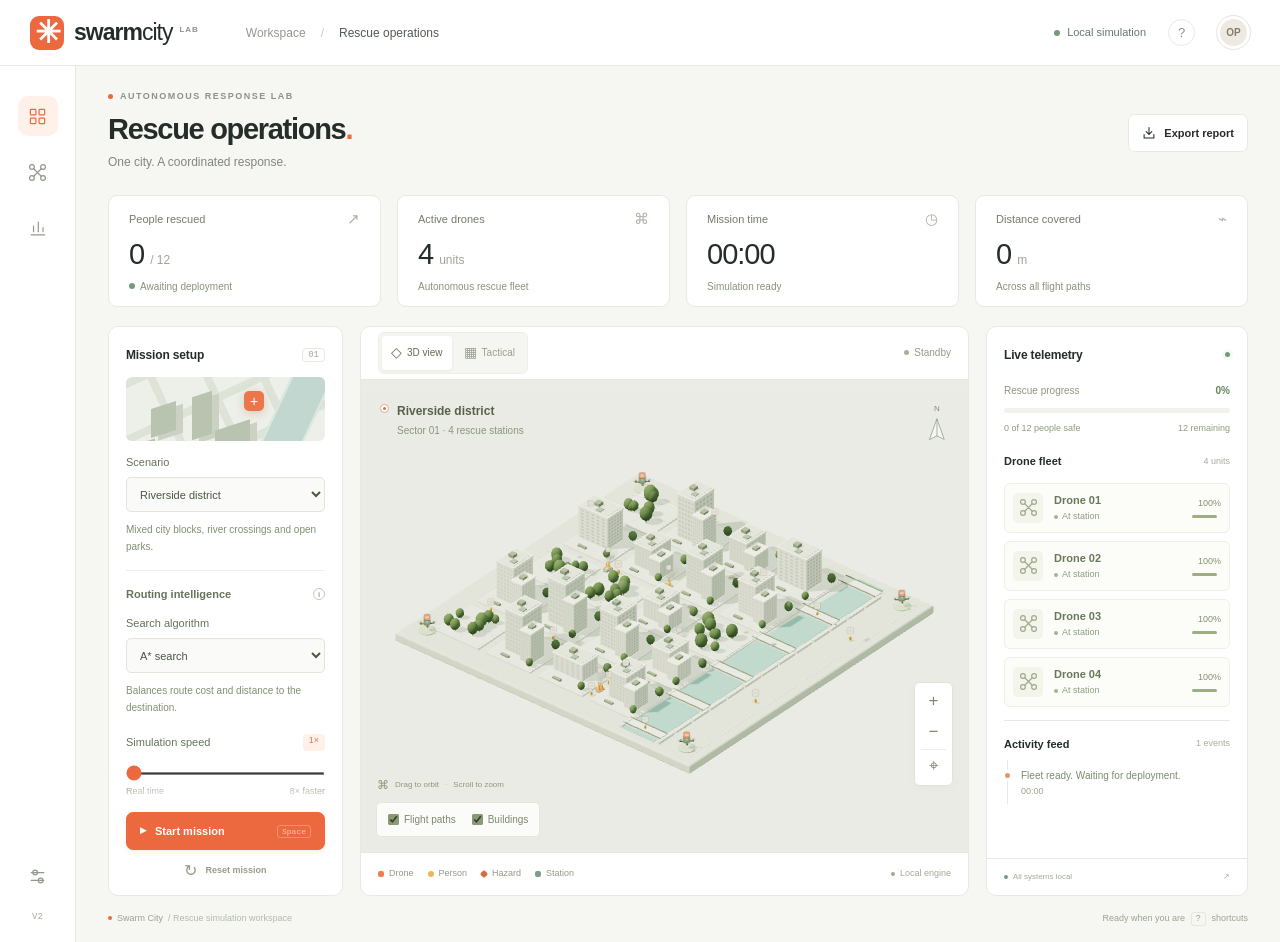
<file: frontend/index.html>
<!doctype html>
<html lang="en" data-type="software">
<head>
<meta charset="utf-8"><meta name="viewport" content="width=device-width, initial-scale=1">
<meta name="page-type" content="software"><meta name="site-kind" content="software">
<meta name="description" content="Plan and run a drone rescue mission in an interactive 3D city."><meta name="theme-color" content="#f5f5f2">
<title>Swarm City — Rescue operations</title>
<link rel="icon" href="favicon.svg" type="image/svg+xml">
<link rel="stylesheet" href="workspace.css">
<script type="importmap">{"imports":{"three":"./vendor/three.module.js","three/addons/controls/OrbitControls.js":"./vendor/OrbitControls.js"}}</script>
</head>
<body>
<a class="skip" href="#city">Skip to simulation</a>
<header class="app-header">
<a class="brand" href="./" aria-label="Swarm City home"><span class="brand-mark">✳</span><span>swarm<span class="brand-light">city</span><sup>LAB</sup></span></a>
<div class="breadcrumb">Workspace <span>/</span> <strong>Rescue operations</strong></div>
<div class="header-end"><span class="local-badge"><i></i> Local simulation</span><button class="icon-btn" id="helpBtn" aria-label="Open keyboard shortcuts">?</button><span class="avatar" title="Local operator">OP</span></div>
</header>
<div class="app-layout">
<nav class="rail" aria-label="Workspace navigation">
<button class="rail-item active" data-view="operations" title="Operations" aria-label="Operations" aria-pressed="true"><svg viewBox="0 0 24 24"><rect x="3" y="3" width="7" height="7" rx="1"/><rect x="14" y="3" width="7" height="7" rx="1"/><rect x="3" y="14" width="7" height="7" rx="1"/><rect x="14" y="14" width="7" height="7" rx="1"/></svg></button>
<button class="rail-item" data-view="fleet" title="Fleet" aria-label="Fleet" aria-pressed="false"><svg viewBox="0 0 24 24"><path d="m7 7 10 10M7 17 17 7"/><circle cx="5" cy="5" r="3"/><circle cx="19" cy="5" r="3"/><circle cx="5" cy="19" r="3"/><circle cx="19" cy="19" r="3"/></svg></button>
<button class="rail-item" data-view="insights" title="Mission insights" aria-label="Mission insights" aria-pressed="false"><svg viewBox="0 0 24 24"><path d="M4 20h17M7 16V9m6 7V4m6 12v-5"/></svg></button>
<div class="rail-spacer"></div><button class="rail-item" id="settingsBtn" title="Display settings" aria-label="Display settings"><svg viewBox="0 0 24 24"><path d="M4 7h16M4 17h16"/><circle cx="9" cy="7" r="3"/><circle cx="16" cy="17" r="3"/></svg></button>
<span class="rail-version">V2</span>
</nav>
<main class="workspace">
<div class="page-heading" data-enter><div><div class="eyebrow"><span class="orange-dot"></span> Autonomous response lab</div><h1>Rescue operations<span class="heading-dot">.</span></h1><p>One city. A coordinated response.</p></div><button id="exportBtn" class="button secondary"><svg viewBox="0 0 20 20"><path d="M10 2v10m-4-4 4 4 4-4M3 12v5h14v-5"/></svg>Export report</button></div>
<section class="summary" aria-label="Mission statistics">
<div class="metric"><div class="metric-label">People rescued <span class="metric-icon">↗</span></div><div class="metric-value"><span id="rescued">0</span><small>/ <span id="totalVictims">12</span></small></div><div class="metric-foot"><span class="green-dot"></span><span id="rescueNote">Awaiting deployment</span></div></div>
<div class="metric"><div class="metric-label">Active drones <span class="metric-icon">⌘</span></div><div class="metric-value"><span id="activeDrones">4</span><small>units</small></div><div class="metric-foot">Autonomous rescue fleet</div></div>
<div class="metric"><div class="metric-label">Mission time <span class="metric-icon">◷</span></div><div class="metric-value mono" id="missionTime">00:00</div><div class="metric-foot" id="timeNote">Simulation ready</div></div>
<div class="metric"><div class="metric-label">Distance covered <span class="metric-icon">⌁</span></div><div class="metric-value"><span id="distance">0</span><small>m</small></div><div class="metric-foot" id="costNote">Across all flight paths</div></div>
</section>
<div class="operations-grid">
<aside class="mission-panel panel" aria-label="Mission configuration">
<div class="panel-heading"><h2>Mission setup</h2><span class="micro-tag">01</span></div>
<div class="scenario-art" aria-hidden="true"><div class="art-grid"></div><span class="art-building b1"></span><span class="art-building b2"></span><span class="art-building b3"></span><span class="art-building b4"></span><span class="art-river"></span><span class="art-pin">+</span></div>
<label class="field-label" for="scenario">Scenario</label><select id="scenario"><option value="riverside">Riverside district</option><option value="downtown">Downtown response</option><option value="parkland">Parkland evacuation</option></select>
<p class="field-hint" id="scenarioHint">Mixed city blocks, river crossings and open parks.</p>
<div class="divider"></div>
<div class="section-label">Routing intelligence <span class="info" title="Changes apply to the next route planned">i</span></div>
<label class="field-label" for="algorithm">Search algorithm</label><select id="algorithm"><option value="astar">A* search</option><option value="bfs">Breadth-first search</option><option value="ucs">Uniform-cost search</option><option value="greedy">Greedy best-first</option></select>
<p class="algorithm-description" id="algorithmDescription">Balances route cost and distance to the destination.</p>
<div class="range-label"><label for="speed">Simulation speed</label><output id="speedValue">1×</output></div><input id="speed" type="range" min="1" max="8" value="1" step="1"><div class="range-endpoints"><span>Real time</span><span>8× faster</span></div>
<div class="divider"></div>
<div class="section-label">Conditions <span class="weather-icon">☀</span></div>
<div class="weather-options" role="group" aria-label="Weather"><button data-weather="clear" class="weather-option selected" aria-pressed="true">☀ <span>Clear</span></button><button data-weather="rain" class="weather-option" aria-pressed="false">☂ <span>Rain</span></button></div>
<div class="condition-line"><span>Flight conditions</span><span id="flightCondition">Optimal</span></div>
<div class="mission-actions"><button id="startBtn" class="button primary"><span id="playIcon">▶</span><span id="startLabel">Start mission</span><kbd>Space</kbd></button><button id="resetBtn" class="button reset"><span>↻</span> Reset mission</button></div>
<div class="seed-row"><span>Scenario seed</span><button id="seedBtn" title="Generate another city">#<span id="seedValue">0042</span> <span>↻</span></button></div>
</aside>
<section class="city-panel panel" id="city" aria-label="Interactive 3D rescue city">
<div class="city-toolbar"><div class="view-switch" role="group" aria-label="Camera view"><button class="selected" id="view3d" aria-pressed="true">◇ <span>3D view</span></button><button id="viewTop" aria-pressed="false">▦ <span>Tactical</span></button></div><span class="mission-status" id="missionStatus"><i></i> Standby</span></div>
<div class="city-viewport" id="viewport"><canvas id="scene" aria-label="3D city. Drag to orbit, scroll to zoom, or select a drone." tabindex="0"></canvas><div id="sceneLoading" class="scene-loading"><span></span>Preparing your city</div>
<div class="map-label"><span class="location-dot"></span><div><strong id="districtLabel">Riverside district</strong><small id="mapSubtitle">Sector 01 · 4 rescue stations</small></div></div>
<div class="north-indicator"><span>N</span><svg viewBox="0 0 30 40"><path d="M15 3 25 31 15 26 5 31Z"/><path d="M15 3v23"/></svg></div>
<div class="camera-controls"><button id="zoomIn" aria-label="Zoom in">+</button><button id="zoomOut" aria-label="Zoom out">−</button><span></span><button id="fitView" aria-label="Fit city in view">⌖</button></div>
<div class="map-instructions" id="mapInstructions"><span>⌘</span> Drag to orbit <i>·</i> Scroll to zoom</div>
<div id="selectionCard" class="selection-card" hidden><div><span class="orange-dot"></span><strong id="selectionName">Drone 01</strong><button id="closeSelection" aria-label="Close drone details">×</button></div><p id="selectionStatus"></p><span id="selectionDetail"></span></div>
<div class="layer-controls"><label><input id="showRoutes" type="checkbox" checked><span>Flight paths</span></label><label><input id="showBuildings" type="checkbox" checked><span>Buildings</span></label></div>
<div id="completeBanner" class="complete-banner" hidden><span>✓</span><div><strong>All people brought to safety</strong><p id="completeSummary"></p></div><button id="newMissionBtn">New mission ↗</button></div>
</div>
<div class="city-footer"><div class="legend"><span><i class="key drone-key"></i>Drone</span><span><i class="key person-key"></i>Person</span><span><i class="key fire-key"></i>Hazard</span><span><i class="key shelter-key"></i>Station</span></div><div class="renderer-status"><i></i><span id="rendererLabel">Local engine</span></div></div>
</section>
<aside class="telemetry-panel panel" aria-label="Mission telemetry">
<div class="panel-heading"><h2>Live telemetry</h2><span class="live-dot"></span></div>
<div class="progress-heading"><span>Rescue progress</span><strong id="progressPercent">0%</strong></div><div class="progress-track"><div id="progressFill"></div></div><div class="progress-note"><span id="progressCount">0 of 12 people safe</span><span id="remainingCount">12 remaining</span></div>
<div class="fleet-heading"><h3>Drone fleet</h3><span>4 units</span></div><div id="fleetList" class="fleet-list"></div>
<div class="activity-heading"><h3>Activity feed</h3><span id="eventCount">0 events</span></div><div id="activityFeed" class="activity-feed" role="log" aria-label="Mission activity"></div>
<div class="telemetry-footer"><span class="green-dot"></span> All systems local <span>↗</span></div>
</aside>
</div>
<section id="insightsPanel" class="insights-panel panel" hidden><div class="panel-heading"><div><div class="eyebrow">Mission analysis</div><h2>Routing performance</h2></div><button class="button secondary" id="compareBtn">Compare algorithms</button></div><p>Run each algorithm against the same start, destination and hazard costs.</p><div id="comparisonResults" class="comparison-results"><p>Compare routes to see search effort, route distance and hazard cost.</p></div></section>
<footer class="workspace-footer"><span><span class="orange-dot"></span> Swarm City <span class="footer-muted">/ Rescue simulation workspace</span></span><span id="footerHint">Ready when you are <kbd>?</kbd> shortcuts</span></footer>
</main>
</div>
<dialog id="helpDialog"><div class="dialog-heading"><h2>Workspace shortcuts</h2><button id="closeHelp" class="icon-btn" aria-label="Close shortcuts">×</button></div><p>Coordinate the fleet and bring every person back to a rescue station.</p><dl><div><dt>Start or pause the mission</dt><dd><kbd>Space</kbd></dd></div><div><dt>Reset the current scenario</dt><dd><kbd>R</kbd></dd></div><div><dt>Fit the city in view</dt><dd><kbd>F</kbd></dd></div><div><dt>Switch 3D / tactical view</dt><dd><kbd>T</kbd></dd></div><div><dt>Close this window</dt><dd><kbd>Esc</kbd></dd></div></dl><p class="dialog-note">This is a synthetic training simulation. Mission reports contain only this session's data.</p></dialog>
<div id="toast" class="toast" role="status" hidden></div>
<script type="module" src="workspace.js"></script>
</body></html>
</file>
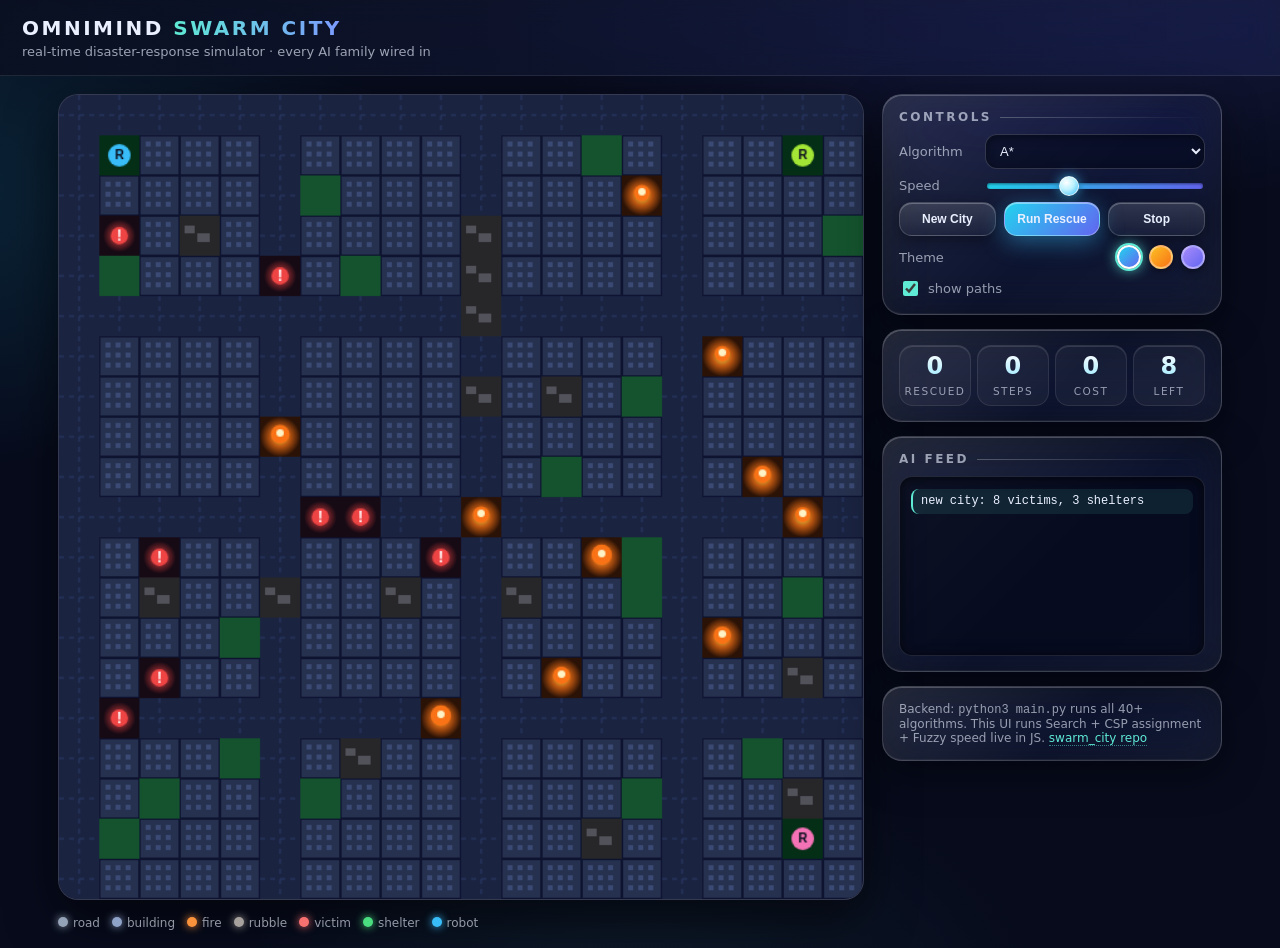
<file: frontend/2d.html>
<!DOCTYPE html>
<html lang="en">
<head>
<meta charset="UTF-8" />
<meta name="viewport" content="width=device-width, initial-scale=1.0" />
<title>OMNIMIND — Swarm City Rescue</title>
<link rel="stylesheet" href="style.css" />
</head>
<body>
<header>
  <div class="logo">OMNIMIND <span>SWARM CITY</span></div>
  <div class="sub">real-time disaster-response simulator · every AI family wired in</div>
</header>
<main>
  <section class="map-wrap">
    <canvas id="city" width="640" height="640"></canvas>
    <div class="legend">
      <span><i class="dot road"></i>road</span>
      <span><i class="dot bld"></i>building</span>
      <span><i class="dot fire"></i>fire</span>
      <span><i class="dot rub"></i>rubble</span>
      <span><i class="dot vic"></i>victim</span>
      <span><i class="dot shel"></i>shelter</span>
      <span><i class="dot bot"></i>robot</span>
    </div>
  </section>
  <aside class="panel">
    <div class="card">
      <h3>Controls</h3>
      <div class="row">
        <label>Algorithm</label>
        <select id="algo">
          <option value="astar">A*</option>
          <option value="bfs">BFS</option>
          <option value="ucs">UCS</option>
          <option value="greedy">Greedy</option>
        </select>
      </div>
      <div class="row">
        <label>Speed</label>
        <input id="speed" type="range" min="1" max="20" value="8" />
      </div>
      <div class="row btns">
        <button id="newCity">New City</button>
        <button id="run" class="primary">Run Rescue</button>
        <button id="stop">Stop</button>
      </div>
      <div class="row">
        <label>Theme</label>
        <div class="tdots">
          <button class="tdot" data-t="midnight" title="Midnight teal" aria-label="Midnight teal"></button>
          <button class="tdot" data-t="amber" title="Ember amber" aria-label="Ember amber"></button>
          <button class="tdot" data-t="violet" title="Nebula violet" aria-label="Nebula violet"></button>
        </div>
      </div>
      <label class="chk"><input type="checkbox" id="showPath" checked /> show paths</label>
    </div>
    <div class="card stats">
      <div><b id="stRescued">0</b><span>rescued</span></div>
      <div><b id="stSteps">0</b><span>steps</span></div>
      <div><b id="stCost">0</b><span>cost</span></div>
      <div><b id="stVictims">0</b><span>left</span></div>
    </div>
    <div class="card">
      <h3>AI feed</h3>
      <div id="log"></div>
    </div>
    <div class="card small">
      Backend: <code>python3 main.py</code> runs all 40+ algorithms.
      This UI runs Search + CSP assignment + Fuzzy speed live in JS.
      <a href="https://github.com/yadavayush834/swarm_city" target="_blank">swarm_city repo</a>
    </div>
  </aside>
</main>
<script src="app.js"></script>
</body>
</html>
</file>
<file: frontend/workspace.css>
@import url('./fonts/fonts.css');
:root{--paper:#f6f6f3;--white:#fff;--ink:#252d2a;--muted:#818680;--line:#e7e9e3;--orange:#ec683e;--green:#4f7965;--font:'Inter',-apple-system,BlinkMacSystemFont,'Segoe UI',sans-serif}*{box-sizing:border-box}body{margin:0;background:var(--paper);color:var(--ink);font:13px/1.5 var(--font);-webkit-font-smoothing:antialiased}button,input,select{font:inherit}button,a,input,select{-webkit-tap-highlight-color:transparent}button{cursor:pointer}button{color:inherit}button:disabled{cursor:wait;opacity:.6}button:focus-visible,a:focus-visible,input:focus-visible,select:focus-visible,canvas:focus-visible{outline:2px solid var(--orange);outline-offset:3px}button{transition:background .18s,transform .18s,border-color .18s}button:hover{filter:brightness(.98)}button:active{transform:translateY(1px)}[hidden]{display:none!important}svg{width:18px;height:18px;fill:none;stroke:currentColor;stroke-width:1.5;stroke-linecap:round;stroke-linejoin:round}a{color:inherit}.skip{position:fixed;top:-100px;z-index:100;background:#fff;padding:12px}.skip:focus{top:8px}.app-header{height:76px;background:#fff;border-bottom:1px solid var(--line);display:flex;align-items:center;padding:0 30px;gap:47px}.brand{display:flex;align-items:center;gap:10px;text-decoration:none;font-size:23px;font-weight:750;letter-spacing:-1px;white-space:nowrap}.brand-mark{display:grid;place-items:center;background:var(--orange);color:white;width:34px;height:34px;border-radius:9px;font-size:31px;line-height:1}.brand-light{font-weight:430}.brand sup{font-size:8px;letter-spacing:1px;vertical-align:super;margin-left:7px;color:#8d938d;font-weight:600}.breadcrumb{font-size:12px;color:#939891;display:flex;gap:15px}.breadcrumb span{color:#c6cac3}.breadcrumb strong{color:#525a53;font-weight:500}.header-end{margin-left:auto;display:flex;align-items:center;gap:22px}.local-badge{font-size:11px;display:flex;align-items:center;gap:7px;color:#69766c}.local-badge i,.green-dot,.live-dot,.renderer-status i{width:6px;height:6px;background:#749a7e;border-radius:50%;display:inline-block;flex-shrink:0}.icon-btn{border:1px solid var(--line);background:#fff;border-radius:50%;width:27px;height:27px;display:grid;place-items:center;color:#8b918a}.avatar{background:#eeeae2;border:3px solid #fff;outline:1px solid #e4e6de;width:33px;height:33px;border-radius:50%;display:grid;place-items:center;font-size:10px;color:#817c70;font-weight:600}.app-layout{display:flex;min-height:calc(100vh - 76px)}.rail{width:76px;flex:none;background:#fff;border-right:1px solid var(--line);display:flex;flex-direction:column;align-items:center;gap:16px;padding:30px 0 20px}.rail-item{width:40px;height:40px;background:transparent;border:0;border-radius:10px;color:#92998e;display:grid;place-items:center}.rail-item svg{width:19px;height:19px}.rail-item.active{color:var(--orange);background:#fff0e9}.rail-item:hover{background:#f5f5f0}.rail-spacer{flex:1;min-height:60px}.rail-version{font:9px monospace;color:#a7aca2}.workspace{padding:31px 32px 17px;min-width:0;flex:1;max-width:1900px;margin:auto}.page-heading{display:flex;justify-content:space-between;align-items:center;margin-bottom:26px;animation:enter .65s ease both}.eyebrow{font-size:9px;font-weight:600;letter-spacing:1.5px;text-transform:uppercase;color:#8b9287;display:flex;align-items:center;gap:7px}.orange-dot{display:inline-block;width:5px;height:5px;background:var(--orange);border-radius:50%;flex-shrink:0}h1{font-size:31px;font-weight:550;letter-spacing:-1.3px;margin:7px 0 2px;line-height:1.3}.heading-dot{color:var(--orange)}.page-heading p{font-size:12px;color:var(--muted);margin:5px 0}.button{border:1px solid var(--line);background:white;border-radius:7px;display:flex;align-items:center;justify-content:center;gap:8px;min-height:38px;padding:0 13px;font-size:11px;font-weight:550}.button svg{width:14px;height:14px}.button.secondary:hover{border-color:#c4cac1;background:#fafbf8}.primary{background:var(--orange);border-color:var(--orange);color:#fff;box-shadow:0 3px 5px #ed683e16}.primary:hover{background:#d85a32}.summary{display:grid;grid-template-columns:repeat(4,minmax(0,1fr));gap:16px;margin-bottom:24px}.metric{background:#fff;border:1px solid var(--line);border-radius:9px;padding:17px 20px 14px;min-height:121px}.metric-label{font-size:10px;color:#888f85;display:flex;align-items:center;justify-content:space-between}.metric-icon{color:#acb3a7;font-size:15px}.metric-value{font-size:29px;font-weight:500;letter-spacing:-1px;line-height:1.1;margin:11px 0 10px;font-variant-numeric:tabular-nums}.metric-value small{font-size:12px;color:#a0a69a;letter-spacing:0;margin-left:6px;font-weight:400}.metric-foot{font-size:9px;color:#9ba194;display:flex;align-items:center;gap:5px}.mono{font-variant-numeric:tabular-nums}.operations-grid{display:grid;grid-template-columns:235px minmax(320px,1fr) 262px;gap:17px;align-items:stretch}.panel{border:1px solid var(--line);border-radius:10px;background:#fff;min-width:0;overflow:hidden}.panel-heading{display:flex;align-items:center;justify-content:space-between}h2{font-size:12px;font-weight:600;margin:0;letter-spacing:-.15px}h3{font-size:11px;font-weight:550;margin:0}.micro-tag{font:9px monospace;color:#a3a99e;border:1px solid var(--line);border-radius:4px;padding:1px 5px}.mission-panel{padding:19px 17px 0}.scenario-art{height:83px;position:relative;overflow:hidden;background:#edf0e8;border-radius:6px;margin:16px 0 17px;isolation:isolate}.art-grid{position:absolute;inset:-80px;background:repeating-linear-gradient(0deg,transparent 0 19px,#dde3d7 20px 27px,transparent 28px 51px),repeating-linear-gradient(90deg,transparent 0 19px,#dde3d7 20px 27px,transparent 28px 51px);transform:rotate(-25deg)}.art-building{position:absolute;background:#b9c4b0;box-shadow:7px 5px 0 #cbd2c3;transform:skewY(-18deg);z-index:2}.b1{height:29px;width:25px;left:25px;top:28px}.b2{height:43px;width:20px;left:66px;top:17px}.b3{height:22px;width:35px;left:89px;top:48px}.b4{height:23px;width:22px;left:7px;top:65px}.art-river{position:absolute;right:14px;top:-20px;width:39px;height:130px;background:#c2d7d0;transform:rotate(25deg);border:2px solid #dce9e0}.art-pin{position:absolute;left:118px;top:14px;width:20px;height:20px;background:#ed754d;color:#fff;z-index:3;display:grid;place-items:center;border-radius:5px;font-size:14px;box-shadow:0 2px 8px #9c553740}.field-label{display:block;font-size:10px;color:#737c70;margin:12px 0 7px}select{width:100%;height:35px;border:1px solid #e1e5db;background:#fafbf8;border-radius:5px;padding:0 9px;font-size:10px;color:#4b5548;cursor:pointer}.field-hint,.algorithm-description{font-size:9px;color:#959c8e;line-height:1.7;margin:9px 0 0}.divider{height:1px;background:#edf0e8;margin:19px 0}.section-label{display:flex;justify-content:space-between;align-items:center;font-size:10px;font-weight:550;color:#596451}.info{color:#a1aa98;border:1px solid #c4cbbd;border-radius:50%;width:12px;height:12px;font-size:8px;display:grid;place-items:center}.range-label{display:flex;justify-content:space-between;font-size:10px;margin:18px 0 10px;color:#737e6a}.range-label output{background:#fff0e8;color:#d97751;border-radius:4px;padding:0 6px;font-size:9px}input[type=range]{width:100%;accent-color:var(--orange);height:3px;cursor:pointer;margin:2px 0 10px}.range-endpoints{display:flex;justify-content:space-between;font-size:8px;color:#a4ab9e}.weather-icon{color:#c29f58}.weather-options{display:flex;gap:8px;margin-top:11px}.weather-option{flex:1;height:34px;border:1px solid var(--line);background:#fff;border-radius:5px;color:#969d8e;font-size:13px}.weather-option span{font-size:10px;margin-left:4px}.weather-option.selected{border-color:#f2c8b4;background:#fff8f2;color:#c77b50}.condition-line{display:flex;justify-content:space-between;font-size:8px;color:#9ca591;margin-top:10px}.condition-line span:last-child{color:#739777}.mission-actions{display:flex;flex-direction:column;gap:6px;margin-top:21px}.mission-actions .primary{width:100%;height:38px;font-size:11px}.mission-actions kbd{margin-left:auto;color:#fff9;font-size:8px;border:1px solid #ffffff40}.mission-actions #playIcon{font-size:9px}.reset{border:0;background:transparent;color:#939e88;height:30px;min-height:30px;font-size:9px}.reset span{font-size:16px}.seed-row{display:flex;align-items:center;justify-content:space-between;border-top:1px solid var(--line);margin:12px -17px 0;padding:11px 17px;font-size:8px;color:#9ea594}.seed-row button{border:0;background:transparent;font:9px monospace;color:#8b9582;padding:3px}.seed-row button>span:last-child{margin-left:10px}.city-panel{display:flex;flex-direction:column;min-height:638px}.city-toolbar{height:53px;padding:0 17px;display:flex;align-items:center;justify-content:space-between;border-bottom:1px solid var(--line);flex-shrink:0}.view-switch{display:flex;gap:3px;padding:3px;background:#f5f6f1;border:1px solid #ecefe6;border-radius:6px}.view-switch button{background:transparent;border:0;padding:4px 9px;border-radius:4px;color:#9aa28f;font-size:14px;height:27px;display:flex;align-items:center;gap:5px}.view-switch button span{font-size:9px}.view-switch .selected{background:#fff;color:#626c56;box-shadow:0 1px 3px #26331712}.mission-status{font-size:9px;color:#929b87;display:flex;align-items:center;gap:5px}.mission-status i{width:5px;height:5px;border-radius:50%;background:#a9b19d}.mission-status.running{color:#628565}.mission-status.running i{background:#72a078}.city-viewport{position:relative;flex:1;background:#edf0e9;min-height:510px;overflow:hidden;isolation:isolate}#scene{width:100%;height:100%;position:absolute;inset:0;outline-offset:-4px;touch-action:none}.map-label{position:absolute;top:21px;left:20px;display:flex;gap:9px;align-items:flex-start;pointer-events:none}.location-dot{width:7px;height:7px;background:var(--orange);border:2px solid #fff;outline:1px solid #e4b29b;border-radius:50%;margin-top:4px}.map-label strong{font-size:11px;font-weight:550;color:#57624d}.map-label small{display:block;font-size:8px;color:#929c86;margin-top:3px}.north-indicator{position:absolute;top:23px;right:19px;display:flex;align-items:center;flex-direction:column;gap:2px;color:#7f8d72;font-size:8px;pointer-events:none}.north-indicator svg{height:29px;width:24px;stroke-width:1;stroke:#8c9980;fill:#ffffff90}.camera-controls{position:absolute;right:15px;bottom:66px;padding:3px;background:#fff;border:1px solid #dfe5d5;border-radius:6px;box-shadow:0 3px 8px #64714d08;display:flex;flex-direction:column}.camera-controls button{width:29px;height:29px;border:0;background:white;color:#7c8b6d;font-size:17px}.camera-controls span{height:1px;background:#edf0e8;margin:1px 3px}.map-instructions{position:absolute;bottom:58px;left:16px;font-size:8px;color:#8b987b;pointer-events:none;display:flex;gap:6px;align-items:center}.map-instructions>span{font-size:12px}.map-instructions i{font-style:normal;color:#b2bba6}.layer-controls{position:absolute;left:15px;right:15px;bottom:15px;display:flex;gap:16px;font-size:8px;color:#7b896a;background:#ffffffc9;border:1px solid #e3e8d9;border-radius:5px;padding:9px 11px;width:max-content;backdrop-filter:blur(10px)}.layer-controls label{display:flex;align-items:center;gap:5px;cursor:pointer}.layer-controls input{width:11px;height:11px;margin:0;accent-color:#8a9b72}.city-footer{height:43px;display:flex;align-items:center;justify-content:space-between;padding:0 17px;flex-shrink:0;border-top:1px solid var(--line)}.legend{display:flex;gap:14px;font-size:8px;color:#929b87}.legend>span{display:flex;align-items:center;gap:5px}.key{height:6px;width:6px;display:inline-block;border-radius:2px}.drone-key{background:#ed8052}.person-key{background:#e8b75b;border-radius:50%}.fire-key{background:#d86944;transform:rotate(45deg)}.shelter-key{background:#7e9e86}.renderer-status{display:flex;align-items:center;gap:5px;font-size:8px;color:#a2aa97}.renderer-status i{width:4px;height:4px;background:#9dab89}.telemetry-panel{padding:19px 17px 0;display:flex;flex-direction:column}.live-dot{width:5px;height:5px;box-shadow:0 0 0 3px #7a9d7b10}.progress-heading{display:flex;justify-content:space-between;font-size:9px;margin-top:23px;color:#8c9780}.progress-heading strong{color:#64845b;font-size:10px;font-weight:550}.progress-track{height:5px;background:#f0f2eb;border-radius:5px;overflow:hidden;margin-top:10px}.progress-track div{height:100%;background:#86a578;width:0;transition:width .4s;border-radius:5px}.progress-note{display:flex;justify-content:space-between;font-size:8px;color:#a3ac98;margin-top:9px}.fleet-heading{display:flex;align-items:center;justify-content:space-between;margin:25px 0 13px}.fleet-heading>span,.activity-heading>span{font-size:8px;color:#a5ad9a}.fleet-list{display:flex;flex-direction:column;gap:8px}.fleet-row{width:100%;border:1px solid #edf0e6;border-radius:6px;background:#fcfdf9;display:grid;grid-template-columns:33px 1fr auto;align-items:center;text-align:left;padding:9px 8px;gap:8px}.fleet-row:hover{border-color:#e1bba4;background:#fffaf5}.fleet-row.selected{border-color:#efaa84;background:#fff9f2}.drone-symbol{width:30px;height:30px;display:grid;place-items:center;background:#f3f4ec;color:#a0aa8b;border-radius:5px}.drone-symbol svg{height:19px;width:19px}.fleet-name{display:block;font-size:10px;font-weight:550;color:#69775b}.fleet-state{font-size:8px;display:flex;align-items:center;gap:4px;color:#a4ad98;margin-top:2px}.fleet-state i{width:4px;height:4px;background:#a4b394;border-radius:50%}.fleet-row.working .fleet-state i{background:#ed9b61}.battery{text-align:right;font-size:9px;color:#82916e;min-width:29px}.battery-track{height:3px;width:25px;background:#e4e9db;border-radius:2px;margin-top:5px;display:block;overflow:hidden}.battery-track i{display:block;height:100%;background:#9dae87;transition:width .5s}.activity-heading{display:flex;align-items:center;justify-content:space-between;padding-top:21px;margin:18px 0 8px;border-top:1px solid var(--line)}.activity-feed{height:151px;overflow:auto;scrollbar-width:thin;flex:1;max-height:220px;min-height:130px}.event{position:relative;padding:8px 0 8px 13px;border-left:1px solid #e6ebde;margin-left:3px;font-size:9px;color:#8b987c}.event:before{content:'';position:absolute;width:5px;height:5px;border-radius:50%;background:#bac6ac;left:-3px;top:13px;box-shadow:0 0 0 3px #fff}.event:first-child:before{background:#e99469}.event time{display:block;font:8px var(--font);color:#b0b8a6;margin-top:3px}.event.rescue{color:#6d8e59}.event.rescue:before{background:#8aab73}.telemetry-footer{font-size:8px;color:#a3ad97;display:flex;align-items:center;gap:5px;padding:12px 17px;margin:13px -17px 0;border-top:1px solid var(--line)}.telemetry-footer .green-dot{width:4px;height:4px}.telemetry-footer>span:last-child{margin-left:auto}.workspace-footer{display:flex;align-items:center;justify-content:space-between;font-size:8px;color:#9ca58f;margin-top:16px}.workspace-footer>span:first-child{display:flex;align-items:center;gap:5px}.workspace-footer .orange-dot{width:4px;height:4px}.footer-muted{color:#b3baaa}.workspace-footer kbd{margin:0 3px}.scene-loading{position:absolute;inset:0;background:#edf0e9;z-index:4;display:flex;flex-direction:column;justify-content:center;align-items:center;gap:15px;font-size:11px;color:#8a987a}.scene-loading span{width:24px;height:24px;border:2px solid #d5dfca;border-top-color:#ed8052;border-radius:50%;animation:spin 1s linear infinite}.selection-card{position:absolute;left:17px;bottom:92px;background:#fffffff0;box-shadow:0 8px 28px #46513c16;border:1px solid #dbe3d2;border-radius:8px;padding:12px 14px;min-width:200px;max-width:calc(100% - 74px)}.selection-card>div{display:flex;align-items:center;gap:6px;font-size:11px}.selection-card button{margin-left:auto;background:transparent;border:0;color:#8d9a80;font-size:17px}.selection-card p{font-size:10px;color:#7c8c6d;margin:5px 0}.selection-card>span{font-size:9px;color:#a2ad97}.complete-banner{position:absolute;left:16px;right:16px;top:80px;background:#fffef7ed;border:1px solid #d2dfc1;border-radius:8px;padding:15px;display:flex;gap:10px;align-items:center;box-shadow:0 10px 40px #526e3820}.complete-banner>span{background:#ecf1e3;color:#76915b;border-radius:50%;width:27px;height:27px;display:grid;place-items:center}.complete-banner strong{font-size:11px}.complete-banner p{font-size:9px;color:#95a185;margin:3px 0}.complete-banner button{margin-left:auto;font-size:9px;border:0;background:#eff3e9;padding:8px;border-radius:5px;color:#728b5c}.insights-panel{padding:24px;margin-top:18px}.insights-panel h2{font-size:20px;margin-top:6px}.insights-panel>p{font-size:12px;color:#89957d}.comparison-results{display:grid;grid-template-columns:repeat(4,1fr);gap:15px}.comparison-result{border:1px solid var(--line);padding:18px;border-radius:6px}.comparison-result h3{margin-bottom:13px}.comparison-result p{display:flex;justify-content:space-between;font-size:11px;color:#8a977c}.comparison-result b{color:#5e7150}dialog{border:1px solid var(--line);border-radius:14px;box-shadow:0 25px 100px #20301430;padding:28px;max-width:460px;color:var(--ink);width:calc(100% - 32px)}dialog::backdrop{background:#26302050;backdrop-filter:blur(4px)}.dialog-heading{display:flex;align-items:center;justify-content:space-between}.dialog-heading h2{font-size:20px}dialog p{color:#8a9580;font-size:12px}dialog dl>div{display:flex;justify-content:space-between;padding:10px 0;border-bottom:1px solid var(--line);font-size:11px}dialog dd{margin:0}.dialog-note{font-size:10px;line-height:1.8;margin-top:20px}kbd{font:9px monospace;border:1px solid #e2e8db;padding:1px 4px;border-radius:3px}.toast{position:fixed;bottom:25px;left:50%;transform:translateX(-50%);background:#354733;color:#fff;padding:12px 20px;font-size:12px;border-radius:8px;box-shadow:0 4px 20px #33432d20;z-index:20;max-width:90vw}.error-message{color:#b35c40;padding:25px;max-width:350px}.error-message button{display:block;margin-top:12px;padding:10px;border:1px solid #c9d5bc;background:#fff;border-radius:6px}.layer-controls.expanded{outline:2px solid #ed9d6c;outline-offset:4px}@keyframes enter{from{opacity:0;transform:translateY(8px)}to{opacity:1;transform:none}}@keyframes spin{to{transform:rotate(360deg)}}@media(min-width:1600px){.operations-grid{grid-template-columns:255px minmax(320px,1fr) 285px}.city-panel{min-height:710px}.workspace{padding:36px 40px}.metric{min-height:130px}}@media(max-width:1250px){.workspace{padding:25px 22px 15px}.operations-grid{grid-template-columns:210px minmax(280px,1fr) 225px;gap:12px}.mission-panel,.telemetry-panel{padding-left:14px;padding-right:14px}.app-header{padding:0 24px}.rail{width:60px}.legend{gap:8px}.renderer-status{display:none}.telemetry-footer,.seed-row{margin-left:-14px;margin-right:-14px;padding-left:14px;padding-right:14px}.summary{gap:12px}.metric{padding:15px}.map-label{left:12px}.city-toolbar{padding:0 10px}}@media(max-width:1050px){.operations-grid{grid-template-columns:220px minmax(280px,1fr)}.telemetry-panel{grid-column:1/-1;display:grid;grid-template-columns:1fr 1fr;column-gap:28px;padding:20px}.telemetry-panel>.panel-heading{grid-column:1/-1}.progress-heading{grid-column:1}.progress-track,.progress-note{grid-column:1}.fleet-heading{grid-column:1;margin-top:20px}.fleet-list{grid-column:1;grid-row:6/9;display:grid;grid-template-columns:1fr 1fr}.activity-heading{grid-column:2;grid-row:2;margin-top:12px;padding-top:0;border:0}.activity-feed{grid-column:2;grid-row:3/9;max-height:260px;height:auto}.telemetry-footer{grid-column:1/-1;margin:16px -20px -20px;padding:14px 20px}.breadcrumb{display:none}.city-panel{min-height:640px}.summary{gap:10px}.metric-label{font-size:9px}}@media(max-width:700px){.app-header{height:64px;padding:0 17px}.brand{font-size:21px}.brand-mark{width:30px;height:30px}.header-end{gap:12px}.local-badge{font-size:9px}.avatar{display:none}.app-layout{min-height:calc(100vh - 64px)}.rail{display:none}.workspace{padding:23px 16px 15px}.page-heading{gap:10px;margin-bottom:18px}.page-heading h1{font-size:26px}.eyebrow{font-size:8px}.page-heading .button{font-size:0;padding:0;width:38px;height:38px;flex-shrink:0}.page-heading .button svg{width:16px;height:16px}.page-heading p{font-size:11px}.summary{grid-template-columns:repeat(2,minmax(0,1fr));gap:10px;margin-bottom:16px}.metric{min-height:105px;padding:12px 14px}.metric-value{font-size:26px;margin:8px 0}.metric-label{font-size:10px}.metric-foot{font-size:8px}.operations-grid{display:flex;flex-direction:column;gap:16px}.city-panel{order:0;min-height:480px;height:480px;flex:none}.city-viewport{min-height:380px}.mission-panel{order:1;padding:20px}.telemetry-panel{order:2;display:flex;padding:20px;gap:0}.scenario-art{height:90px;margin:16px 0}.mission-panel .field-label{font-size:12px}.mission-panel select{height:42px;font-size:12px}.field-hint,.algorithm-description{font-size:11px}.section-label{font-size:12px}.range-label{font-size:12px}.range-endpoints,.condition-line{font-size:10px}.weather-option{height:42px}.weather-option span{font-size:12px}.mission-actions .primary{height:44px;font-size:12px}.reset{min-height:40px}.seed-row{margin:15px -20px -20px;padding:15px 20px;font-size:10px}.seed-row button{font-size:11px;min-height:30px}.fleet-list{display:flex}.fleet-row{min-height:62px}.fleet-name{font-size:12px}.fleet-state,.battery{font-size:10px}.activity-feed{height:200px;max-height:240px;flex:auto}.event{font-size:11px}.event time{font-size:9px}.fleet-heading,.activity-heading{margin-top:20px;padding-top:15px}.telemetry-panel h2,.mission-panel h2{font-size:14px}.telemetry-panel h3{font-size:12px}.progress-heading{font-size:11px}.progress-note{font-size:9px}.telemetry-footer{font-size:10px}.workspace-footer{font-size:8px}.footer-muted,#footerHint{display:none}.comparison-results{grid-template-columns:1fr 1fr}.insights-panel{padding:17px}.insights-panel .panel-heading{align-items:start;gap:15px}.insights-panel .button{font-size:10px}.view-switch button{height:32px;min-width:68px}.view-switch button span{font-size:10px}.city-toolbar{height:57px;padding:0 12px}.mission-status{font-size:9px}.camera-controls button{width:34px;height:34px}.layer-controls{padding:10px;font-size:9px;gap:13px}.layer-controls input{width:13px;height:13px}.legend{font-size:9px;gap:13px}.city-footer{padding:0 13px}.map-label strong{font-size:11px}.map-label small{font-size:9px}.complete-banner{left:10px;right:10px;gap:8px;padding:10px}.complete-banner strong{font-size:10px}.complete-banner>span{display:none}.complete-banner button{padding:8px 5px;font-size:9px}.map-instructions{font-size:8px} .icon-btn{width:32px;height:32px}}@media(prefers-reduced-motion:reduce){*,*:before,*:after{animation:none!important;transition:none!important}}
/* Keep the operation and its main action visible within a desktop workspace. */
@media(min-width:1051px){.app-header{height:66px}.app-layout{min-height:calc(100vh - 66px)}.workspace{padding-top:24px}.page-heading{margin-bottom:19px}.page-heading h1{font-size:29px}.page-heading .eyebrow{font-size:9px}.summary{margin-bottom:19px}.metric{min-height:103px;padding-top:12px;padding-bottom:12px}.metric-value{margin:8px 0}.operations-grid{height:max(570px,calc(100vh - 330px));max-height:740px}.city-panel{min-height:0}.city-viewport{min-height:0}.mission-panel{overflow-y:auto;scrollbar-width:thin;scrollbar-color:#dce3d2 transparent}.mission-actions{position:sticky;bottom:0;background:#fff;padding:10px 0 8px;margin-top:12px;z-index:3;box-shadow:0 -10px 15px #ffffffee}.scenario-art{height:64px;margin-top:13px;margin-bottom:13px}.mission-panel .divider{margin:15px 0}.telemetry-panel .activity-feed{min-height:60px}.telemetry-panel .fleet-heading{margin-top:18px}.activity-heading{margin-top:13px;padding-top:15px}.fleet-row{padding-top:8px;padding-bottom:8px}.telemetry-panel .progress-heading{margin-top:19px}.telemetry-panel .telemetry-footer{margin-top:10px}}
.metric-label{font-size:11px;color:#727d69}.metric-foot{font-size:10px;color:#87947a}.field-label,.section-label,.range-label{font-size:11px;color:#65745b}.field-hint,.algorithm-description{font-size:10px;color:#819172}.mission-panel select{font-size:11px}.range-endpoints,.condition-line{font-size:9px;color:#8d9b7e}.fleet-name{font-size:11px}.fleet-state{font-size:9px;color:#8e9d7f}.progress-note{font-size:9px;color:#8c9d7b}.progress-heading{font-size:10px}.event{font-size:10px;color:#7b8d6b}.event time{font-size:9px;color:#98a68a}.city-toolbar button span,.mission-status{font-size:10px}.map-label strong{font-size:12px}.map-label small{font-size:10px;color:#87997a}.legend{font-size:9px}.layer-controls{font-size:10px}.camera-controls button{width:31px;height:31px}.selection-card p{font-size:11px}.city-footer .renderer-status{font-size:9px}.fleet-heading>span,.activity-heading>span{font-size:9px}.weather-option span{font-size:11px}.workspace-footer{font-size:9px}.weather-option,.view-switch button,.rail-item{min-height:34px}
@media(max-width:700px){.app-header{gap:12px}.metric-label{font-size:10px}.metric-foot{font-size:9px}}
@media(max-width:380px){.local-badge{display:none}.page-heading h1{font-size:23px}.brand{font-size:20px}.city-toolbar{padding:0 8px}.view-switch button{min-width:60px;padding:4px 7px}.legend{gap:9px;font-size:8px}.map-label{top:16px;left:12px}.map-label small{font-size:9px}}
</file>
<file: frontend/style.css>
/* OMNIMIND liquid-glass theme */
:root{
  --bg:#070b1c;
  --ink:#eaf0ff;
  --ink-dim:rgba(234,240,255,.62);
  --glass-hi:rgba(255,255,255,.13);
  --glass-lo:rgba(255,255,255,.04);
  --stroke:rgba(255,255,255,.16);
  --accent:#5eead4;
  --accent2:#7c9aff;
  --primary1:#22d3ee;
  --primary2:#6366f1;
  --radius:20px;
}
*{box-sizing:border-box}
html{scrollbar-color:#33447c transparent}
body{
  margin:0;color:var(--ink);
  font-family:Inter,ui-sans-serif,system-ui,-apple-system,"Segoe UI",Arial;
  background:
    radial-gradient(1100px 500px at 85% -10%, rgba(99,102,241,.22), transparent 60%),
    radial-gradient(900px 480px at -10% 20%, rgba(34,211,238,.14), transparent 60%),
    radial-gradient(700px 500px at 50% 110%, rgba(94,234,212,.08), transparent 60%),
    var(--bg);
  min-height:100vh;
}
::selection{background:rgba(94,234,212,.35)}
::-webkit-scrollbar{width:9px;height:9px}
::-webkit-scrollbar-thumb{background:linear-gradient(180deg,#3b4d8f,#232f5e);border-radius:8px}
::-webkit-scrollbar-track{background:transparent}

/* ---------- 2D shell ---------- */
header{padding:16px 22px;border-bottom:1px solid rgba(255,255,255,.09);
  background:linear-gradient(90deg,rgba(11,16,32,.85),rgba(25,32,70,.65));
  -webkit-backdrop-filter:blur(14px) saturate(150%);backdrop-filter:blur(14px) saturate(150%)}
.logo{font-weight:800;letter-spacing:2.5px;font-size:20px}
.logo span{background:linear-gradient(90deg,var(--accent),var(--accent2));-webkit-background-clip:text;background-clip:text;color:transparent}
.sub{opacity:.65;font-size:13px;margin-top:4px}
main{display:flex;gap:18px;padding:18px;max-width:1200px;margin:0 auto}
.map-wrap{flex:1;min-width:0}
.panel{width:340px;display:flex;flex-direction:column;gap:14px}
canvas{width:100%;border-radius:var(--radius);background:#0e1430;border:1px solid var(--stroke);
  box-shadow:0 18px 50px rgba(0,0,0,.55), inset 0 1px 0 rgba(255,255,255,.12)}

/* ---------- glass primitives ---------- */
.card, .panel.floating, .legend.floating-bottom, .overlay-title{
  background:linear-gradient(135deg,var(--glass-hi),var(--glass-lo) 55%,rgba(255,255,255,.06));
  -webkit-backdrop-filter:blur(20px) saturate(170%);backdrop-filter:blur(20px) saturate(170%);
  border:1px solid var(--stroke);
  border-radius:var(--radius);
  box-shadow:0 12px 40px rgba(0,0,0,.45), inset 0 1px 0 rgba(255,255,255,.22), inset 0 -1px 0 rgba(255,255,255,.05);
}
.card{padding:15px 16px;animation:rise .5s cubic-bezier(.2,.8,.25,1) backwards}
.panel .card:nth-child(2){animation-delay:.06s}
.panel .card:nth-child(3){animation-delay:.12s}
.panel .card:nth-child(4){animation-delay:.18s}
@keyframes rise{from{opacity:0;transform:translateY(14px) scale(.985)}}
.card h3{margin:0 0 10px;font-size:12px;font-weight:700;letter-spacing:2.5px;text-transform:uppercase;
  color:var(--ink-dim);display:flex;align-items:center;gap:8px}
.card h3::after{content:"";flex:1;height:1px;background:linear-gradient(90deg,rgba(255,255,255,.25),transparent)}
.row{display:flex;align-items:center;justify-content:space-between;margin:9px 0;gap:10px}
.row>label{font-size:13px;color:var(--ink-dim);white-space:nowrap;min-width:76px}
#loadMapBtn{flex:0 0 auto}

/* ---------- controls ---------- */
select,#mapUrl{flex:1;min-width:0;color:var(--ink);font-size:13px;
  background:rgba(5,9,26,.55);border:1px solid var(--stroke);border-radius:12px;padding:8px 10px;outline:none;
  box-shadow:inset 0 2px 8px rgba(0,0,0,.4);transition:border-color .2s, box-shadow .2s}
select:focus,#mapUrl:focus{border-color:var(--accent);box-shadow:inset 0 2px 8px rgba(0,0,0,.4),0 0 0 3px rgba(94,234,212,.18)}
select option{background:#0d1530}
input[type=range]{flex:1;appearance:none;-webkit-appearance:none;height:6px;border-radius:6px;outline:none;cursor:pointer;
  background:linear-gradient(90deg,var(--primary1),var(--primary2));box-shadow:inset 0 1px 3px rgba(0,0,0,.5)}
input[type=range]::-webkit-slider-thumb{-webkit-appearance:none;width:20px;height:20px;border-radius:50%;
  background:radial-gradient(circle at 35% 30%,#fff, #bdf3ff 45%, #38bdf8 100%);
  border:1px solid rgba(255,255,255,.7);box-shadow:0 0 12px rgba(56,189,248,.8),0 2px 6px rgba(0,0,0,.5);cursor:grab}
input[type=range]::-moz-range-thumb{width:20px;height:20px;border-radius:50%;border:1px solid rgba(255,255,255,.7);
  background:radial-gradient(circle at 35% 30%,#fff,#bdf3ff 45%,#38bdf8 100%);box-shadow:0 0 12px rgba(56,189,248,.8);cursor:grab}
input[type=checkbox]{accent-color:var(--accent);width:15px;height:15px;cursor:pointer}
.btns{display:flex;gap:8px}
.btns button{padding:9px 6px;font-size:12px}
button{position:relative;overflow:hidden;flex:1;color:var(--ink);font-size:13px;font-weight:600;white-space:nowrap;
  background:linear-gradient(180deg,rgba(255,255,255,.14),rgba(255,255,255,.04));
  border:1px solid var(--stroke);border-radius:13px;padding:9px 10px;cursor:pointer;
  box-shadow:inset 0 1px 0 rgba(255,255,255,.25),0 4px 14px rgba(0,0,0,.35);
  transition:transform .12s, box-shadow .2s, filter .2s}
button:hover{filter:brightness(1.18);transform:translateY(-1px);box-shadow:inset 0 1px 0 rgba(255,255,255,.3),0 8px 22px rgba(0,0,0,.45),0 0 16px rgba(94,234,212,.25)}
button:active{transform:scale(.96)}
button.primary{background:linear-gradient(135deg,var(--primary1),var(--primary2));border-color:rgba(255,255,255,.35);font-weight:800;
  box-shadow:inset 0 1px 0 rgba(255,255,255,.4),0 6px 24px rgba(56,189,248,.45)}
button.primary::after{content:"";position:absolute;top:0;left:-70%;width:45%;height:100%;
  background:linear-gradient(105deg,transparent,rgba(255,255,255,.5),transparent);transform:skewX(-20deg)}
button.primary:hover::after{left:130%;transition:left .6s ease}
button:focus-visible,select:focus-visible,input:focus-visible{outline:2px solid var(--accent);outline-offset:2px}
.chk{font-size:13px;color:var(--ink-dim);display:flex;align-items:center;gap:7px;cursor:pointer;margin-top:2px}

/* ---------- stats / log ---------- */
.stats{display:grid;grid-template-columns:repeat(4,1fr);text-align:center;gap:6px}
.stats>div{padding:6px 2px;border-radius:14px;background:rgba(255,255,255,.045);border:1px solid rgba(255,255,255,.09);
  box-shadow:inset 0 1px 0 rgba(255,255,255,.12);transition:transform .15s}
.stats>div:hover{transform:translateY(-2px)}
.stats b{font-size:24px;font-weight:800;display:block;letter-spacing:.5px;font-variant-numeric:tabular-nums;
  background:linear-gradient(180deg,#fff,#9be9ff);-webkit-background-clip:text;background-clip:text;color:transparent}
.stats span{font-size:10.5px;letter-spacing:1.5px;text-transform:uppercase;opacity:.6}
#log{height:180px;overflow:auto;font-family:ui-monospace,SFMono-Regular,Menlo,monospace;font-size:12px;line-height:1.55;
  background:rgba(3,6,20,.6);border-radius:13px;padding:9px 11px;border:1px solid rgba(255,255,255,.1);
  box-shadow:inset 0 2px 12px rgba(0,0,0,.55)}
#log div{margin:3px 0;padding:3px 8px;border-radius:8px;background:rgba(124,154,255,.07);border-left:2px solid var(--accent2)}
#log div:first-child{border-left-color:var(--accent);background:rgba(94,234,212,.1)}
.small{font-size:12px;color:var(--ink-dim)}
a{color:var(--accent);text-decoration:none;border-bottom:1px dotted rgba(94,234,212,.5)}
a:hover{filter:brightness(1.25)}

/* ---------- legend ---------- */
.legend{display:flex;gap:12px;flex-wrap:wrap;margin-top:12px;font-size:12px;color:var(--ink-dim)}
.dot{display:inline-block;width:10px;height:10px;border-radius:50%;margin-right:5px;vertical-align:baseline;box-shadow:0 0 8px currentColor}
.road{background:#94a3b8;color:#94a3b8}.bld{background:#8fa2c8;color:#8fa2c8}.fire{background:#fb923c;color:#fb923c}
.rub{background:#a8a29e;color:#a8a29e}.vic{background:#f87171;color:#f87171}.shel{background:#4ade80;color:#4ade80}.bot{background:#38bdf8;color:#38bdf8}

/* ---------- floating 3D / map views ---------- */
body.view3d{overflow:hidden}
body.view3d header{display:none}
body.view3d header.overlay-title{display:block}
#scene-container,#rmap{position:fixed;inset:0}
#rmap{background:#0e1526;z-index:0}
#scene-container canvas{display:block;border:none;border-radius:0;box-shadow:none}
.overlay-title{position:fixed;top:16px;left:18px;z-index:5;pointer-events:none;padding:12px 18px;border-radius:18px;max-width:min(92vw,560px);
  background:linear-gradient(150deg,rgba(20,28,60,.82),rgba(8,12,30,.72))}
.overlay-title .logo{font-size:19px}
.overlay-title .sub{font-size:12px}
.panel.floating{position:fixed;top:16px;right:16px;z-index:5;width:322px;max-height:calc(100vh - 32px);overflow:auto;
  background:linear-gradient(150deg,rgba(20,28,60,.62),rgba(8,12,30,.55));padding:13px;display:flex;flex-direction:column;gap:12px}
.panel.floating .card{background:linear-gradient(135deg,rgba(255,255,255,.1),rgba(255,255,255,.03));animation:none}
.legend.floating-bottom{position:fixed;bottom:14px;left:18px;z-index:5;margin:0;padding:9px 15px;border-radius:14px;font-size:12px;
  background:linear-gradient(135deg,rgba(20,28,58,.85),rgba(8,12,30,.8))}
#liveBadge{font-size:10.5px;font-weight:800;background:rgba(255,255,255,.1);border:1px solid var(--stroke);
  border-radius:999px;padding:3px 10px;vertical-align:middle;letter-spacing:1.5px;box-shadow:inset 0 1px 0 rgba(255,255,255,.25)}
#liveBadge.live{background:linear-gradient(135deg,rgba(16,185,129,.5),rgba(5,150,105,.3));border-color:rgba(110,231,183,.6);color:#d1fae5;
  box-shadow:0 0 14px rgba(16,185,129,.5), inset 0 1px 0 rgba(255,255,255,.3)}
#minimap{width:100%;border-radius:13px;border:1px solid var(--stroke);background:rgba(3,6,20,.6);box-shadow:inset 0 2px 10px rgba(0,0,0,.5)}

/* ---------- loader / errors ---------- */
#loader{position:fixed;inset:0;z-index:20;display:flex;flex-direction:column;gap:14px;align-items:center;justify-content:center;
  background:rgba(7,11,28,.7);-webkit-backdrop-filter:blur(10px);backdrop-filter:blur(10px);color:var(--ink-dim);letter-spacing:2px;font-size:12px}
.spin{width:52px;height:52px;border-radius:50%;padding:4px;
  background:conic-gradient(from 0deg,var(--accent),var(--accent2),transparent 70%);
  -webkit-mask:radial-gradient(farthest-side,transparent calc(100% - 6px),#000 calc(100% - 5px));
  mask:radial-gradient(farthest-side,transparent calc(100% - 6px),#000 calc(100% - 5px));
  animation:sp .9s linear infinite;filter:drop-shadow(0 0 12px rgba(94,234,212,.5))}
@keyframes sp{to{transform:rotate(360deg)}}
#webgl-error{position:fixed;inset:0;z-index:30;display:flex;flex-direction:column;align-items:center;justify-content:center;
  background:rgba(7,11,28,.9);text-align:center;padding:20px}
#webgl-error[hidden]{display:none}

/* ---------- Leaflet dark-glass controls ---------- */
.leaflet-container{font-family:inherit;background:#0e1526;outline:none}
.leaflet-bar{border:1px solid var(--stroke)!important;border-radius:12px!important;overflow:hidden;
  box-shadow:0 8px 24px rgba(0,0,0,.5)!important}
.leaflet-bar a{background:rgba(13,20,45,.85)!important;color:var(--ink)!important;border-bottom:1px solid rgba(255,255,255,.1)!important;
  -webkit-backdrop-filter:blur(10px);backdrop-filter:blur(10px)}
.leaflet-bar a:hover{background:rgba(40,55,110,.9)!important}
.leaflet-control-attribution{background:rgba(10,15,35,.72)!important;color:rgba(234,240,255,.6)!important;
  font-size:10px!important;padding:2px 8px;border-radius:8px 0 0 0;-webkit-backdrop-filter:blur(8px);backdrop-filter:blur(8px)}
.leaflet-control-attribution a{color:var(--accent)!important;border:none}

/* ---------- switchable accent themes ---------- */
body[data-theme="amber"]{--accent:#fbbf24;--accent2:#fb923c;--primary1:#fbbf24;--primary2:#f97316}
body[data-theme="violet"]{--accent:#c4b5fd;--accent2:#818cf8;--primary1:#a78bfa;--primary2:#6366f1}
.tdots{display:flex;gap:8px;flex:1;justify-content:flex-end;align-items:center}
.tdot{flex:none;width:24px;height:24px;padding:0;border-radius:50%;cursor:pointer;
  border:2px solid rgba(255,255,255,.35);box-shadow:0 2px 8px rgba(0,0,0,.45)}
.tdot[data-t="midnight"]{background:linear-gradient(135deg,#22d3ee,#6366f1)}
.tdot[data-t="amber"]{background:linear-gradient(135deg,#fbbf24,#f97316)}
.tdot[data-t="violet"]{background:linear-gradient(135deg,#a78bfa,#6366f1)}
.tdot:hover{transform:scale(1.15)}
.tdot.active{border-color:#fff;box-shadow:0 0 0 2px var(--accent),0 0 14px var(--accent)}

/* ---------- responsive ---------- */
@media(max-width:900px){
  main{flex-direction:column}.panel{width:100%}
  .panel.floating{top:auto;bottom:60px;right:10px;left:10px;width:auto;max-height:42vh}
  .overlay-title{left:10px;top:10px;padding:9px 13px}
  .overlay-title .logo{font-size:15px}
}
@media(prefers-reduced-motion:reduce){*{animation:none!important;transition:none!important}}
</file>
